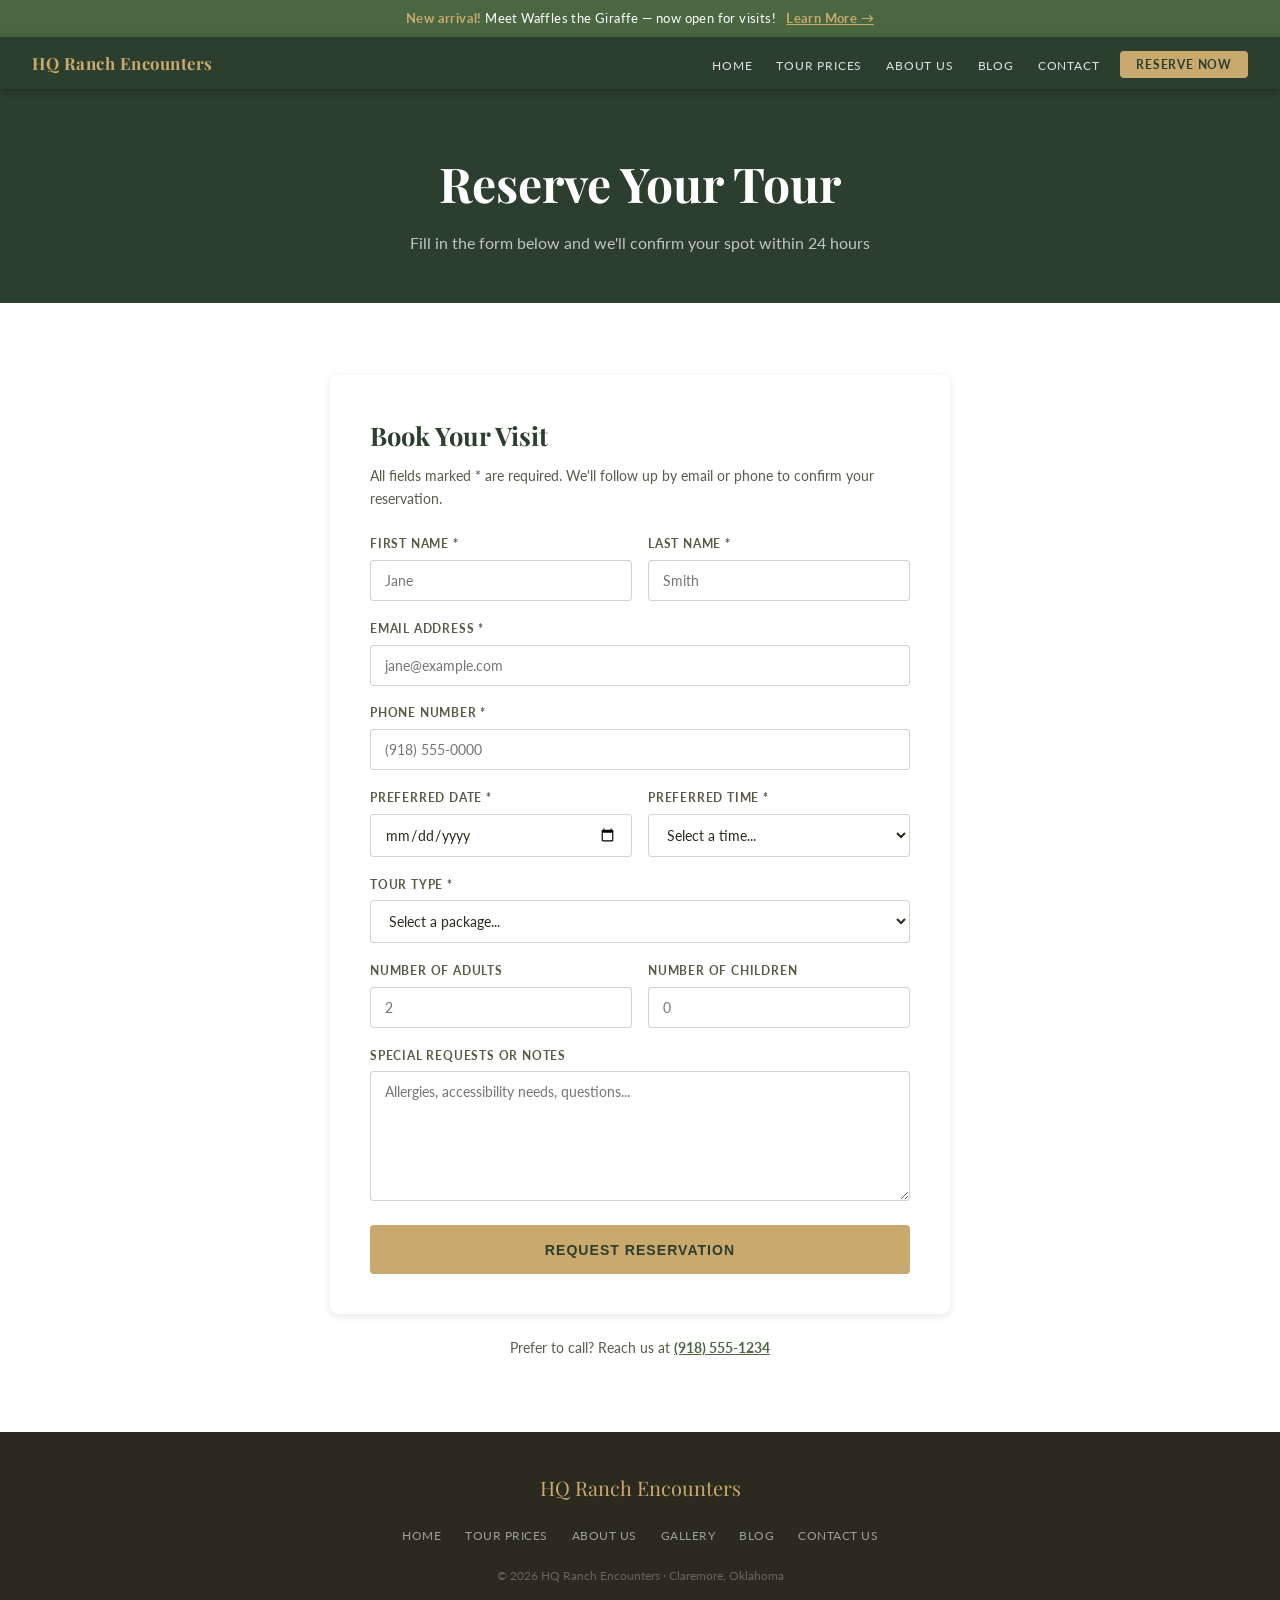
<file: book.html>
<!DOCTYPE html>
<html lang="en">
<head>
  <meta charset="UTF-8">
  <meta name="viewport" content="width=device-width, initial-scale=1.0">
  <title>Reserve a Tour – HQ Ranch Encounters</title>
  <link rel="stylesheet" href="style.css">
  <link href="https://fonts.googleapis.com/css2?family=Playfair+Display:wght@400;700&family=Lato:wght@300;400;700&display=swap" rel="stylesheet">
</head>
<body>

  <div class="announce-bar">
    <strong>New arrival!</strong> Meet Waffles the Giraffe — now open for visits! &nbsp;
    <a href="about.html">Learn More →</a>
  </div>

  <nav class="navbar" id="navbar">
    <a href="index.html" class="nav-logo">HQ Ranch Encounters</a>
    <button class="nav-toggle" id="navToggle" aria-label="Open menu">
      <span></span><span></span><span></span>
    </button>
    <ul class="nav-links" id="navLinks">
      <li><a href="index.html">Home</a></li>
      <li class="has-dropdown">
        <a href="prices.html">Tour Prices</a>
        <ul class="dropdown"><li><a href="book.html" class="active">Reserve a Time</a></li></ul>
      </li>
      <li class="has-dropdown">
        <a href="about.html">About Us</a>
        <ul class="dropdown"><li><a href="gallery.html">Gallery</a></li></ul>
      </li>
      <li><a href="blog.html">Blog</a></li>
      <li><a href="contact.html">Contact</a></li>
      <li><a href="book.html" class="nav-cta">Reserve Now</a></li>
    </ul>
  </nav>

  <div class="page-hero">
    <h1>Reserve Your Tour</h1>
    <p>Fill in the form below and we'll confirm your spot within 24 hours</p>
  </div>

  <section class="section section-white">
    <div class="section-inner">
      <div class="booking-form">
        <h2>Book Your Visit</h2>
        <p class="subtitle">All fields marked * are required. We'll follow up by email or phone to confirm your reservation.</p>

        <form id="bookingForm">

          <div class="form-row">
            <div class="form-group">
              <label for="bFirstName">First Name *</label>
              <input type="text" id="bFirstName" name="firstName" placeholder="Jane" required>
            </div>
            <div class="form-group">
              <label for="bLastName">Last Name *</label>
              <input type="text" id="bLastName" name="lastName" placeholder="Smith" required>
            </div>
          </div>

          <div class="form-group">
            <label for="bEmail">Email Address *</label>
            <input type="email" id="bEmail" name="email" placeholder="jane@example.com" required>
          </div>

          <div class="form-group">
            <label for="bPhone">Phone Number *</label>
            <input type="tel" id="bPhone" name="phone" placeholder="(918) 555-0000" required>
          </div>

          <div class="form-row">
            <div class="form-group">
              <label for="bDate">Preferred Date *</label>
              <input type="date" id="bDate" name="date" required>
            </div>
            <div class="form-group">
              <label for="bTime">Preferred Time *</label>
              <select id="bTime" name="time" required>
                <option value="">Select a time...</option>
                <option>9:00 AM</option>
                <option>10:00 AM</option>
                <option>11:00 AM</option>
                <option>1:00 PM</option>
                <option>2:00 PM</option>
                <option>3:00 PM</option>
              </select>
            </div>
          </div>

          <div class="form-group">
            <label for="bTour">Tour Type *</label>
            <select id="bTour" name="tourType" required>
              <option value="">Select a package...</option>
              <option>Individual Visit – $20/person</option>
              <option>Family Package – $65 (up to 4)</option>
              <option>Group / School (10+ guests)</option>
            </select>
          </div>

          <div class="form-row">
            <div class="form-group">
              <label for="bAdults">Number of Adults</label>
              <input type="number" id="bAdults" name="adults" min="1" max="50" placeholder="2">
            </div>
            <div class="form-group">
              <label for="bChildren">Number of Children</label>
              <input type="number" id="bChildren" name="children" min="0" max="50" placeholder="0">
            </div>
          </div>

          <div class="form-group">
            <label for="bNotes">Special Requests or Notes</label>
            <textarea id="bNotes" name="notes" placeholder="Allergies, accessibility needs, questions..."></textarea>
          </div>

          <button type="submit" class="btn btn-primary btn-lg" style="width:100%;">Request Reservation</button>
        </form>
      </div>

      <p style="text-align:center; margin-top:1.5rem; color:var(--text-mid); font-size:0.85rem;">
        Prefer to call? Reach us at <a href="tel:+19185551234" style="color:var(--mid-green); font-weight:700;">(918) 555-1234</a>
      </p>
    </div>
  </section>

  <footer class="footer">
    <div class="footer-inner">
      <div class="footer-logo">HQ Ranch Encounters</div>
      <ul class="footer-links">
        <li><a href="index.html">Home</a></li>
        <li><a href="prices.html">Tour Prices</a></li>
        <li><a href="about.html">About Us</a></li>
        <li><a href="gallery.html">Gallery</a></li>
        <li><a href="blog.html">Blog</a></li>
        <li><a href="contact.html">Contact Us</a></li>
      </ul>
      <p class="footer-copy">© 2026 HQ Ranch Encounters · Claremore, Oklahoma</p>
    </div>
  </footer>

  <script src="main.js"></script>
</body>
</html>
</file>
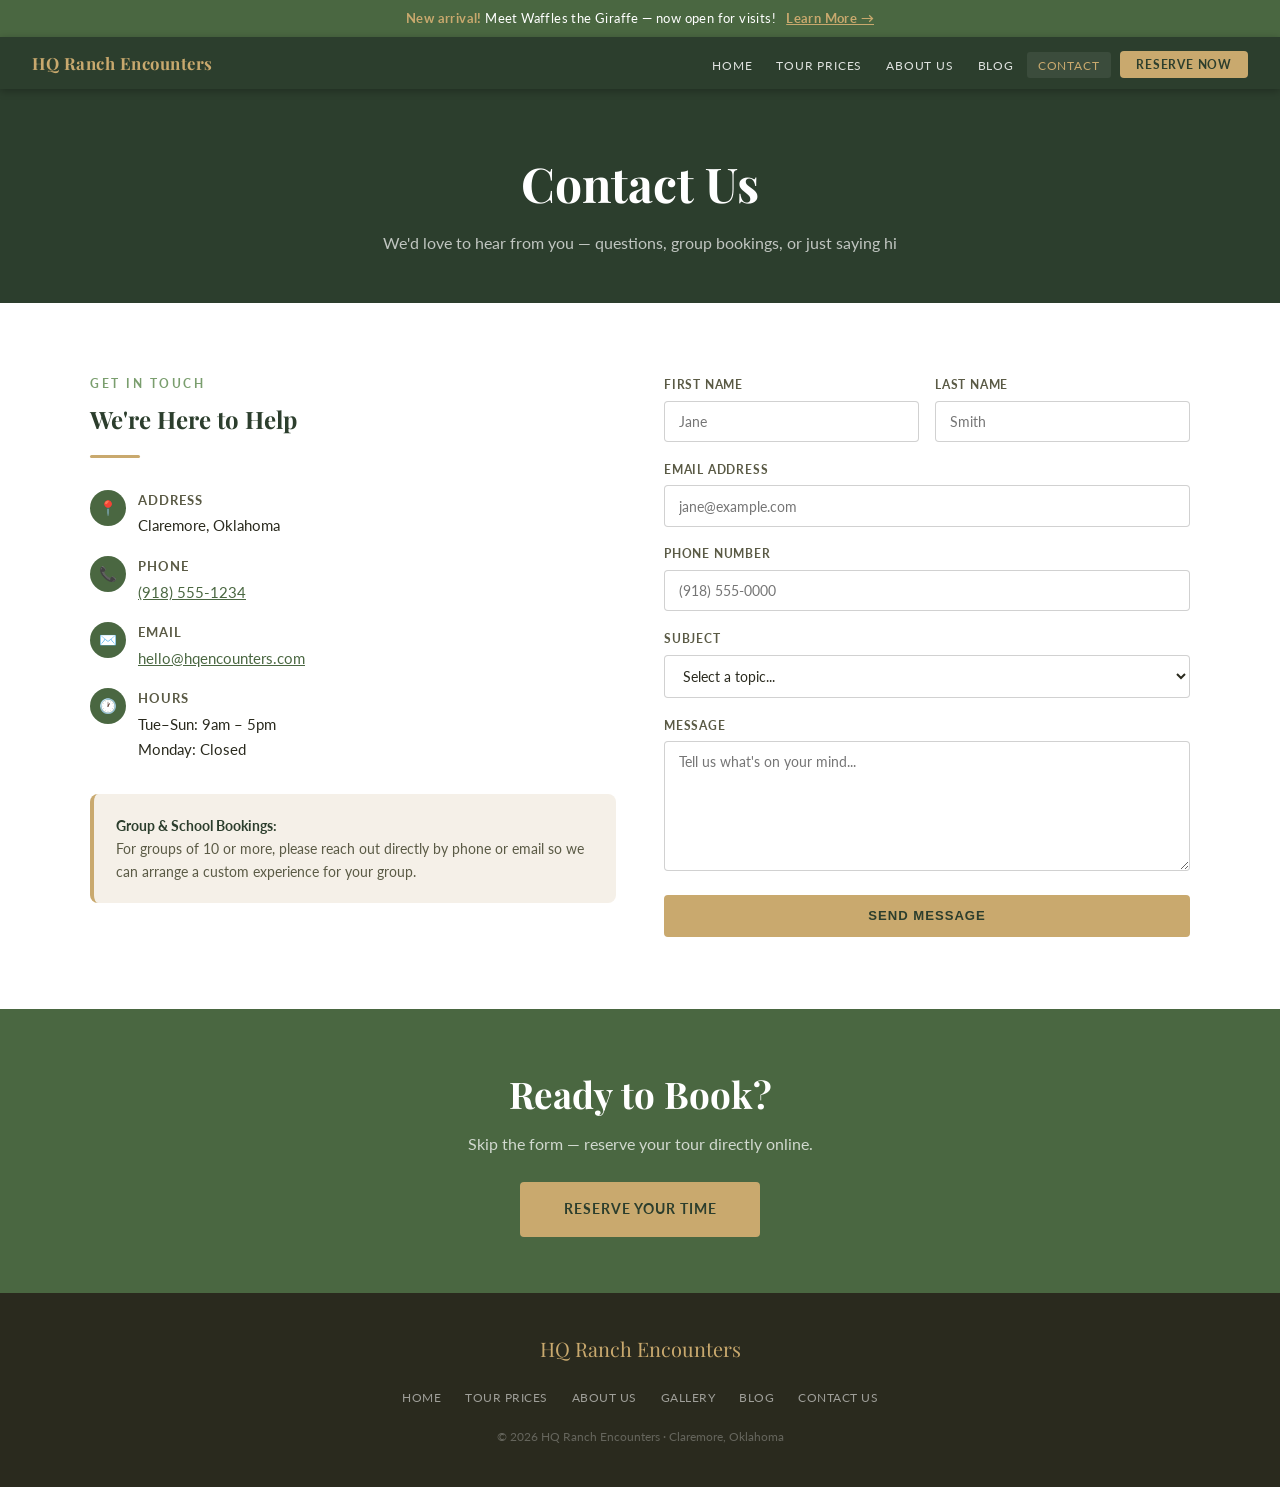
<file: contact.html>
<!DOCTYPE html>
<html lang="en">
<head>
  <meta charset="UTF-8">
  <meta name="viewport" content="width=device-width, initial-scale=1.0">
  <title>Contact Us – HQ Ranch Encounters</title>
  <link rel="stylesheet" href="style.css">
  <link href="https://fonts.googleapis.com/css2?family=Playfair+Display:wght@400;700&family=Lato:wght@300;400;700&display=swap" rel="stylesheet">
</head>
<body>

  <div class="announce-bar">
    <strong>New arrival!</strong> Meet Waffles the Giraffe — now open for visits! &nbsp;
    <a href="about.html">Learn More →</a>
  </div>

  <nav class="navbar" id="navbar">
    <a href="index.html" class="nav-logo">HQ Ranch Encounters</a>
    <button class="nav-toggle" id="navToggle" aria-label="Open menu">
      <span></span><span></span><span></span>
    </button>
    <ul class="nav-links" id="navLinks">
      <li><a href="index.html">Home</a></li>
      <li class="has-dropdown">
        <a href="prices.html">Tour Prices</a>
        <ul class="dropdown"><li><a href="book.html">Reserve a Time</a></li></ul>
      </li>
      <li class="has-dropdown">
        <a href="about.html">About Us</a>
        <ul class="dropdown"><li><a href="gallery.html">Gallery</a></li></ul>
      </li>
      <li><a href="blog.html">Blog</a></li>
      <li><a href="contact.html" class="active">Contact</a></li>
      <li><a href="book.html" class="nav-cta">Reserve Now</a></li>
    </ul>
  </nav>

  <div class="page-hero">
    <h1>Contact Us</h1>
    <p>We'd love to hear from you — questions, group bookings, or just saying hi</p>
  </div>

  <section class="section section-white">
    <div class="section-inner">
      <div class="contact-grid">

        <!-- Info panel -->
        <div class="contact-info">
          <div class="section-label">Get In Touch</div>
          <h3>We're Here to Help</h3>
          <div class="divider"></div>

          <div class="contact-detail">
            <div class="contact-icon">📍</div>
            <div class="contact-detail-text">
              <strong>Address</strong>
              <span>Claremore, Oklahoma</span>
            </div>
          </div>

          <div class="contact-detail">
            <div class="contact-icon">📞</div>
            <div class="contact-detail-text">
              <strong>Phone</strong>
              <span><a href="tel:+19185551234" style="color:var(--mid-green);">(918) 555-1234</a></span>
            </div>
          </div>

          <div class="contact-detail">
            <div class="contact-icon">✉️</div>
            <div class="contact-detail-text">
              <strong>Email</strong>
              <span><a href="mailto:hello@hqencounters.com" style="color:var(--mid-green);">hello@hqencounters.com</a></span>
            </div>
          </div>

          <div class="contact-detail">
            <div class="contact-icon">🕐</div>
            <div class="contact-detail-text">
              <strong>Hours</strong>
              <span>Tue–Sun: 9am – 5pm<br>Monday: Closed</span>
            </div>
          </div>

          <div style="margin-top: 2rem; padding: 1.25rem 1.4rem; background: var(--cream); border-radius: var(--radius); border-left: 4px solid var(--tan);">
            <p style="font-size:0.88rem; color:var(--text-mid); line-height:1.65;">
              <strong style="color:var(--dark-green);">Group & School Bookings:</strong><br>
              For groups of 10 or more, please reach out directly by phone or email so we can arrange a custom experience for your group.
            </p>
          </div>
        </div>

        <!-- Contact form -->
        <div>
          <form id="contactForm">
            <div class="form-row">
              <div class="form-group">
                <label for="firstName">First Name</label>
                <input type="text" id="firstName" name="firstName" placeholder="Jane" required>
              </div>
              <div class="form-group">
                <label for="lastName">Last Name</label>
                <input type="text" id="lastName" name="lastName" placeholder="Smith" required>
              </div>
            </div>

            <div class="form-group">
              <label for="email">Email Address</label>
              <input type="email" id="email" name="email" placeholder="jane@example.com" required>
            </div>

            <div class="form-group">
              <label for="phone">Phone Number</label>
              <input type="tel" id="phone" name="phone" placeholder="(918) 555-0000">
            </div>

            <div class="form-group">
              <label for="subject">Subject</label>
              <select id="subject" name="subject">
                <option value="">Select a topic...</option>
                <option>General Question</option>
                <option>Group / School Booking</option>
                <option>Private Event</option>
                <option>Animal Information</option>
                <option>Other</option>
              </select>
            </div>

            <div class="form-group">
              <label for="message">Message</label>
              <textarea id="message" name="message" placeholder="Tell us what's on your mind..." required></textarea>
            </div>

            <button type="submit" class="btn btn-primary" style="width:100%;">Send Message</button>
          </form>
        </div>

      </div>
    </div>
  </section>

  <section class="cta-band">
    <h2>Ready to Book?</h2>
    <p>Skip the form — reserve your tour directly online.</p>
    <a href="book.html" class="btn btn-primary btn-lg">Reserve Your Time</a>
  </section>

  <footer class="footer">
    <div class="footer-inner">
      <div class="footer-logo">HQ Ranch Encounters</div>
      <ul class="footer-links">
        <li><a href="index.html">Home</a></li>
        <li><a href="prices.html">Tour Prices</a></li>
        <li><a href="about.html">About Us</a></li>
        <li><a href="gallery.html">Gallery</a></li>
        <li><a href="blog.html">Blog</a></li>
        <li><a href="contact.html">Contact Us</a></li>
      </ul>
      <p class="footer-copy">© 2026 HQ Ranch Encounters · Claremore, Oklahoma</p>
    </div>
  </footer>

  <script src="main.js"></script>
</body>
</html>
</file>
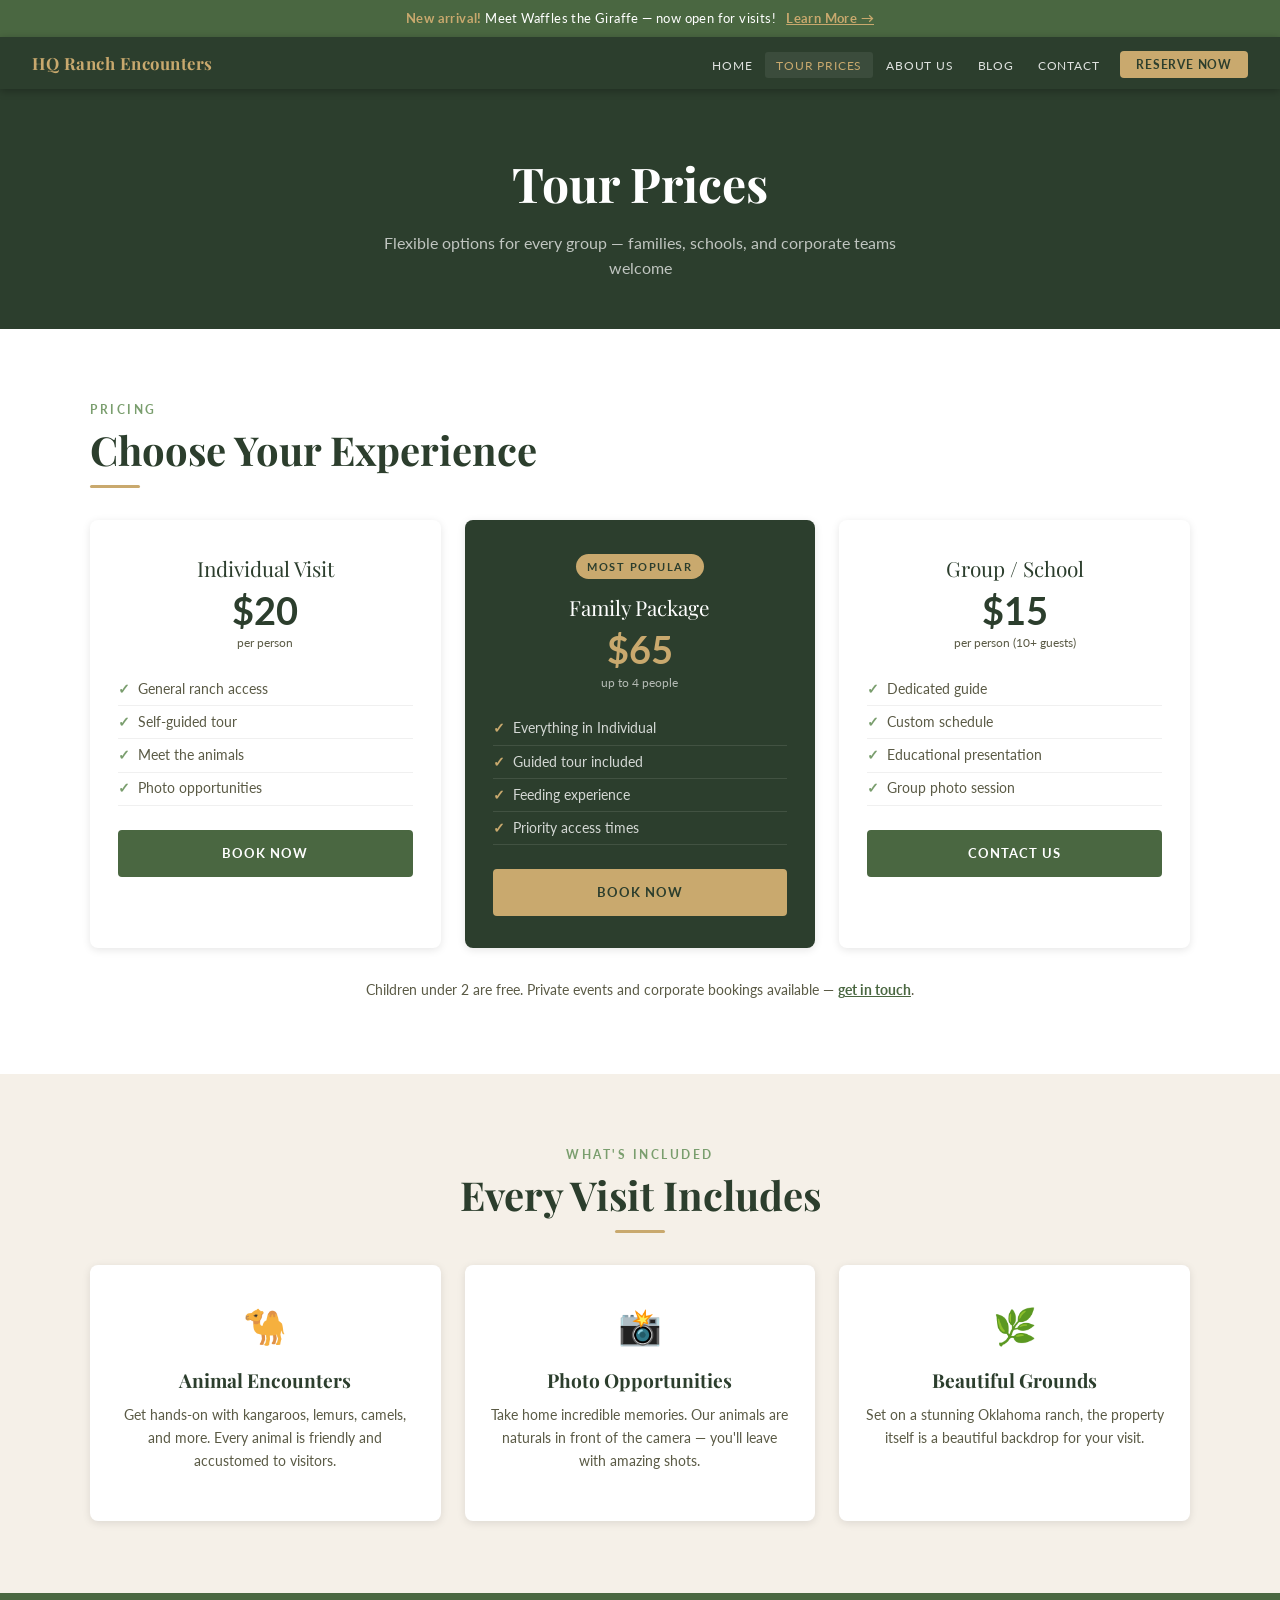
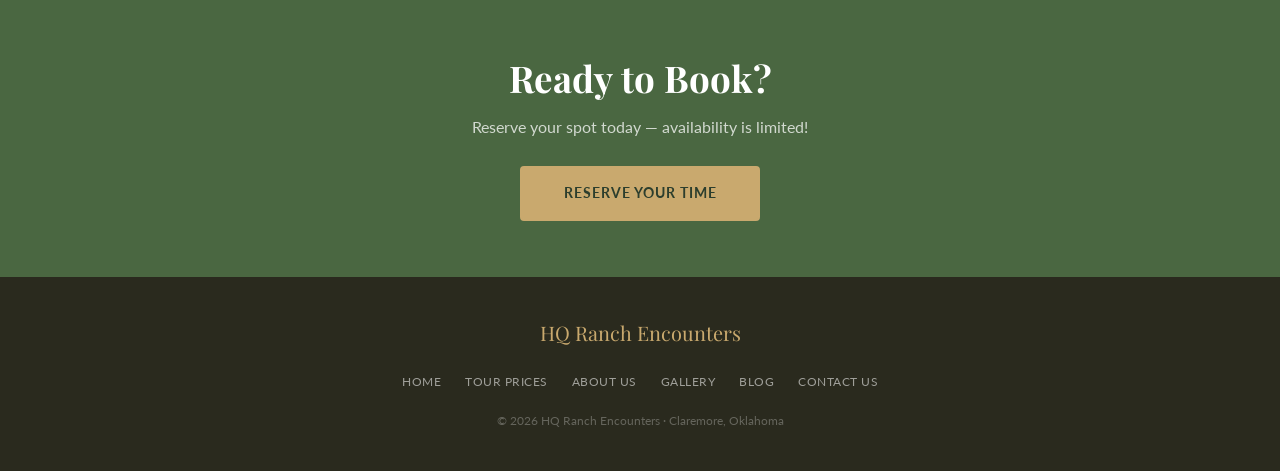
<file: prices.html>
<!DOCTYPE html>
<html lang="en">
<head>
  <meta charset="UTF-8">
  <meta name="viewport" content="width=device-width, initial-scale=1.0">
  <title>Tour Prices – HQ Ranch Encounters</title>
  <link rel="stylesheet" href="style.css">
  <link href="https://fonts.googleapis.com/css2?family=Playfair+Display:wght@400;700&family=Lato:wght@300;400;700&display=swap" rel="stylesheet">
</head>
<body>

  <div class="announce-bar">
    <strong>New arrival!</strong> Meet Waffles the Giraffe — now open for visits! &nbsp;
    <a href="about.html">Learn More →</a>
  </div>

  <nav class="navbar" id="navbar">
    <a href="index.html" class="nav-logo">HQ Ranch Encounters</a>
    <button class="nav-toggle" id="navToggle" aria-label="Open menu">
      <span></span><span></span><span></span>
    </button>
    <ul class="nav-links" id="navLinks">
      <li><a href="index.html">Home</a></li>
      <li class="has-dropdown">
        <a href="prices.html" class="active">Tour Prices</a>
        <ul class="dropdown"><li><a href="book.html">Reserve a Time</a></li></ul>
      </li>
      <li class="has-dropdown">
        <a href="about.html">About Us</a>
        <ul class="dropdown"><li><a href="gallery.html">Gallery</a></li></ul>
      </li>
      <li><a href="blog.html">Blog</a></li>
      <li><a href="contact.html">Contact</a></li>
      <li><a href="book.html" class="nav-cta">Reserve Now</a></li>
    </ul>
  </nav>

  <div class="page-hero">
    <h1>Tour Prices</h1>
    <p>Flexible options for every group — families, schools, and corporate teams welcome</p>
  </div>

  <section class="section section-white">
    <div class="section-inner">
      <div class="section-label">Pricing</div>
      <h2 class="section-title">Choose Your Experience</h2>
      <div class="divider"></div>

      <div class="pricing-grid">

        <div class="price-card">
          <div class="price-tier">Individual Visit</div>
          <div class="price-amount">$20</div>
          <div class="price-per">per person</div>
          <ul class="price-features">
            <li>General ranch access</li>
            <li>Self-guided tour</li>
            <li>Meet the animals</li>
            <li>Photo opportunities</li>
          </ul>
          <a href="book.html" class="btn btn-green" style="width:100%; text-align:center;">Book Now</a>
        </div>

        <div class="price-card featured">
          <div class="badge">Most Popular</div>
          <div class="price-tier">Family Package</div>
          <div class="price-amount">$65</div>
          <div class="price-per">up to 4 people</div>
          <ul class="price-features">
            <li>Everything in Individual</li>
            <li>Guided tour included</li>
            <li>Feeding experience</li>
            <li>Priority access times</li>
          </ul>
          <a href="book.html" class="btn btn-primary" style="width:100%; text-align:center;">Book Now</a>
        </div>

        <div class="price-card">
          <div class="price-tier">Group / School</div>
          <div class="price-amount">$15</div>
          <div class="price-per">per person (10+ guests)</div>
          <ul class="price-features">
            <li>Dedicated guide</li>
            <li>Custom schedule</li>
            <li>Educational presentation</li>
            <li>Group photo session</li>
          </ul>
          <a href="contact.html" class="btn btn-green" style="width:100%; text-align:center;">Contact Us</a>
        </div>

      </div>

      <p style="text-align:center; margin-top:2rem; color:var(--text-mid); font-size:0.85rem;">
        Children under 2 are free. Private events and corporate bookings available — <a href="contact.html" style="color:var(--mid-green); font-weight:700;">get in touch</a>.
      </p>
    </div>
  </section>

  <section class="section">
    <div class="section-inner text-center">
      <div class="section-label">What's Included</div>
      <h2 class="section-title">Every Visit Includes</h2>
      <div class="divider" style="margin: 0 auto 2rem;"></div>

      <div class="cards-grid">
        <div class="card">
          <div class="card-body" style="text-align:center; padding: 2rem 1.5rem;">
            <div style="font-size:2.2rem; margin-bottom:0.75rem;">🐪</div>
            <h3 class="card-title">Animal Encounters</h3>
            <p class="card-text">Get hands-on with kangaroos, lemurs, camels, and more. Every animal is friendly and accustomed to visitors.</p>
          </div>
        </div>
        <div class="card">
          <div class="card-body" style="text-align:center; padding: 2rem 1.5rem;">
            <div style="font-size:2.2rem; margin-bottom:0.75rem;">📸</div>
            <h3 class="card-title">Photo Opportunities</h3>
            <p class="card-text">Take home incredible memories. Our animals are naturals in front of the camera — you'll leave with amazing shots.</p>
          </div>
        </div>
        <div class="card">
          <div class="card-body" style="text-align:center; padding: 2rem 1.5rem;">
            <div style="font-size:2.2rem; margin-bottom:0.75rem;">🌿</div>
            <h3 class="card-title">Beautiful Grounds</h3>
            <p class="card-text">Set on a stunning Oklahoma ranch, the property itself is a beautiful backdrop for your visit.</p>
          </div>
        </div>
      </div>
    </div>
  </section>

  <section class="cta-band">
    <h2>Ready to Book?</h2>
    <p>Reserve your spot today — availability is limited!</p>
    <a href="book.html" class="btn btn-primary btn-lg">Reserve Your Time</a>
  </section>

  <footer class="footer">
    <div class="footer-inner">
      <div class="footer-logo">HQ Ranch Encounters</div>
      <ul class="footer-links">
        <li><a href="index.html">Home</a></li>
        <li><a href="prices.html">Tour Prices</a></li>
        <li><a href="about.html">About Us</a></li>
        <li><a href="gallery.html">Gallery</a></li>
        <li><a href="blog.html">Blog</a></li>
        <li><a href="contact.html">Contact Us</a></li>
      </ul>
      <p class="footer-copy">© 2026 HQ Ranch Encounters · Claremore, Oklahoma</p>
    </div>
  </footer>

  <script src="main.js"></script>
</body>
</html>
</file>
<file: style.css>
/* ============================================================
   HQ Ranch Encounters — style.css
   Colours, layout, components. All pages share this file.
   ============================================================ */

/* ── CSS VARIABLES ── */
:root {
  --cream:       #f5f0e8;
  --dark-green:  #2c3e2d;
  --mid-green:   #4a6741;
  --light-green: #7a9e6e;
  --warm-brown:  #8b6914;
  --tan:         #c9a96e;
  --tan-hover:   #e0b96a;
  --text-dark:   #2a2a1e;
  --text-mid:    #5a5a45;
  --white:       #ffffff;
  --shadow-sm:   0 2px 8px rgba(0,0,0,0.10);
  --shadow-md:   0 6px 20px rgba(0,0,0,0.13);
  --radius:      8px;
  --nav-h:       52px;
}

/* ── RESET ── */
*, *::before, *::after { box-sizing: border-box; margin: 0; padding: 0; }
html { scroll-behavior: smooth; }
body {
  font-family: 'Lato', sans-serif;
  background: var(--cream);
  color: var(--text-dark);
  line-height: 1.6;
}
img { display: block; max-width: 100%; }
a { color: inherit; }
ul { list-style: none; }

/* ── ANNOUNCE BAR ── */
.announce-bar {
  background: var(--mid-green);
  color: #fff;
  text-align: center;
  padding: 0.5rem 1rem;
  font-size: 0.82rem;
  letter-spacing: 0.4px;
}
.announce-bar strong { color: var(--tan); }
.announce-bar a {
  color: var(--tan);
  text-decoration: underline;
  font-weight: 700;
}

/* ── NAVBAR ── */
.navbar {
  background: var(--dark-green);
  height: var(--nav-h);
  padding: 0 2rem;
  display: flex;
  align-items: center;
  justify-content: space-between;
  position: sticky;
  top: 0;
  z-index: 200;
  box-shadow: 0 2px 8px rgba(0,0,0,0.28);
}

.nav-logo {
  font-family: 'Playfair Display', serif;
  color: var(--tan);
  font-size: 1.05rem;
  font-weight: 700;
  letter-spacing: 0.5px;
  text-decoration: none;
  white-space: nowrap;
  flex-shrink: 0;
}

.nav-links {
  display: flex;
  align-items: center;
  gap: 0.1rem;
}

.nav-links li { position: relative; }

.nav-links a {
  color: rgba(255,255,255,0.85);
  text-decoration: none;
  font-size: 0.78rem;
  font-weight: 400;
  letter-spacing: 0.8px;
  text-transform: uppercase;
  padding: 0.35rem 0.7rem;
  border-radius: 3px;
  transition: color 0.2s, background 0.2s;
  white-space: nowrap;
}

.nav-links a:hover,
.nav-links a.active {
  color: var(--tan);
  background: rgba(255,255,255,0.07);
}

/* Reserve Now CTA button in nav */
.nav-cta {
  background: var(--tan) !important;
  color: var(--dark-green) !important;
  font-weight: 700 !important;
  border-radius: 4px !important;
  padding: 0.38rem 1rem !important;
  margin-left: 0.5rem;
}
.nav-cta:hover {
  background: var(--tan-hover) !important;
}

/* Dropdown menus */
.dropdown {
  display: none;
  position: absolute;
  top: calc(100% + 4px);
  left: 0;
  background: var(--dark-green);
  border: 1px solid rgba(255,255,255,0.1);
  border-radius: 4px;
  min-width: 160px;
  box-shadow: var(--shadow-md);
  z-index: 300;
}
.dropdown li a {
  display: block;
  padding: 0.55rem 1rem !important;
  border-radius: 0 !important;
}
.has-dropdown:hover .dropdown { display: block; }

/* Mobile hamburger (hidden on desktop) */
.nav-toggle {
  display: none;
  flex-direction: column;
  gap: 5px;
  background: none;
  border: none;
  cursor: pointer;
  padding: 4px;
}
.nav-toggle span {
  display: block;
  width: 22px;
  height: 2px;
  background: var(--tan);
  border-radius: 2px;
  transition: all 0.25s;
}

/* ── BUTTONS ── */
.btn {
  display: inline-block;
  padding: 0.7rem 2rem;
  border-radius: 4px;
  text-decoration: none;
  font-weight: 700;
  font-size: 0.82rem;
  letter-spacing: 1px;
  text-transform: uppercase;
  transition: background 0.2s, color 0.2s, border-color 0.2s;
  cursor: pointer;
  border: 2px solid transparent;
}
.btn-primary {
  background: var(--tan);
  color: var(--dark-green);
  border-color: var(--tan);
}
.btn-primary:hover {
  background: var(--tan-hover);
  border-color: var(--tan-hover);
}
.btn-outline {
  background: transparent;
  color: #fff;
  border-color: rgba(255,255,255,0.65);
}
.btn-outline:hover { background: rgba(255,255,255,0.12); }
.btn-green {
  background: var(--mid-green);
  color: #fff;
  border-color: var(--mid-green);
}
.btn-green:hover { background: var(--dark-green); border-color: var(--dark-green); }
.btn-lg { padding: 0.9rem 2.6rem; font-size: 0.88rem; }

/* ── HERO ── */
.hero {
  position: relative;
  height: calc(100vh - var(--nav-h));
  height: calc(100dvh - var(--nav-h));
  min-height: calc(100vh - var(--nav-h));
  background:
    url('https://hqencounters.com/wp-content/uploads/2024/02/HQ-Farm-Sept-23-11-1024x683.jpeg')
    center / cover no-repeat;
  display: flex;
  align-items: center;
  justify-content: center;
  text-align: center;
  padding: 4rem 2rem 5rem;
}
.hero-overlay {
  position: absolute;
  inset: 0;
  background: linear-gradient(to bottom, rgba(28,40,26,0.65), rgba(28,40,26,0.38));
}
.hero-content {
  position: relative;
  z-index: 1;
  max-width: 620px;
}
.hero-eyebrow {
  display: block;
  font-size: 0.75rem;
  letter-spacing: 3px;
  text-transform: uppercase;
  color: var(--tan);
  margin-bottom: 0.75rem;
  font-weight: 700;
}
.hero-content h1 {
  font-family: 'Playfair Display', serif;
  font-size: clamp(2.4rem, 5.5vw, 4rem);
  color: #fff;
  line-height: 1.12;
  text-shadow: 0 2px 14px rgba(0,0,0,0.45);
  margin-bottom: 1rem;
}
.hero-content p {
  color: rgba(255,255,255,0.88);
  font-size: 1.05rem;
  font-weight: 300;
  line-height: 1.65;
  margin-bottom: 2rem;
}
.hero-btns { display: flex; gap: 0.75rem; justify-content: center; flex-wrap: wrap; }

.hero-scroll {
  position: absolute;
  bottom: 1.5rem;
  left: 50%;
  transform: translateX(-50%);
  color: rgba(255,255,255,0.6);
  font-size: 0.75rem;
  letter-spacing: 1.5px;
  text-transform: uppercase;
  text-decoration: none;
  z-index: 1;
  transition: color 0.2s;
}
.hero-scroll:hover { color: var(--tan); }

/* ── PAGE HERO (interior pages) ── */
.page-hero {
  background: var(--dark-green);
  padding: 3.5rem 2rem 3rem;
  text-align: center;
}
.page-hero h1 {
  font-family: 'Playfair Display', serif;
  color: #fff;
  font-size: clamp(1.8rem, 4vw, 3rem);
  margin-bottom: 0.5rem;
}
.page-hero p {
  color: rgba(255,255,255,0.7);
  font-size: 1rem;
  max-width: 520px;
  margin: 0 auto;
}

/* ── SECTION WRAPPERS ── */
.section { padding: 4.5rem 2rem; }
.section-inner { max-width: 1100px; margin: 0 auto; }
.section-dark { background: var(--dark-green); }
.section-white { background: var(--white); }

.section-label {
  font-size: 0.72rem;
  letter-spacing: 2.5px;
  text-transform: uppercase;
  color: var(--light-green);
  font-weight: 700;
  margin-bottom: 0.4rem;
}
.section-dark .section-label { color: var(--tan); }

.section-title {
  font-family: 'Playfair Display', serif;
  font-size: clamp(1.6rem, 3.5vw, 2.5rem);
  color: var(--dark-green);
  line-height: 1.18;
  margin-bottom: 0.75rem;
}
.section-dark .section-title { color: var(--cream); }

.divider {
  width: 50px;
  height: 3px;
  background: var(--tan);
  border-radius: 2px;
  margin-bottom: 2rem;
}

.center-btn { text-align: center; margin-top: 2rem; }

/* ── CARDS ── */
.cards-grid {
  display: grid;
  grid-template-columns: repeat(auto-fit, minmax(280px, 1fr));
  gap: 1.5rem;
}
.card {
  background: var(--white);
  border-radius: var(--radius);
  overflow: hidden;
  box-shadow: var(--shadow-sm);
  transition: transform 0.22s, box-shadow 0.22s;
}
.card:hover {
  transform: translateY(-5px);
  box-shadow: var(--shadow-md);
}
.card-img {
  width: 100%;
  height: 210px;
  object-fit: cover;
}
.card-body { padding: 1.25rem 1.4rem 1.6rem; }
.card-tag {
  font-size: 0.68rem;
  letter-spacing: 2px;
  text-transform: uppercase;
  color: var(--light-green);
  font-weight: 700;
  margin-bottom: 0.35rem;
}
.card-title {
  font-family: 'Playfair Display', serif;
  font-size: 1.2rem;
  color: var(--dark-green);
  margin-bottom: 0.5rem;
}
.card-text {
  font-size: 0.88rem;
  color: var(--text-mid);
  line-height: 1.62;
  margin-bottom: 1rem;
}
.card-link {
  font-size: 0.78rem;
  font-weight: 700;
  color: var(--mid-green);
  text-decoration: none;
  letter-spacing: 0.8px;
  text-transform: uppercase;
  border-bottom: 2px solid var(--tan);
  padding-bottom: 1px;
  transition: color 0.2s;
}
.card-link:hover { color: var(--warm-brown); }

/* ── GALLERY GRID ── */
.gallery-grid {
  display: grid;
  grid-template-columns: repeat(3, 1fr);
  gap: 0.75rem;
  margin-top: 0.5rem;
}
.gallery-grid img {
  width: 100%;
  height: 210px;
  object-fit: cover;
  border-radius: 6px;
  transition: opacity 0.2s, transform 0.25s;
  cursor: pointer;
}
.gallery-grid img:hover { opacity: 0.85; transform: scale(1.02); }

/* ── TESTIMONIALS ── */
.testi-grid {
  display: grid;
  grid-template-columns: repeat(auto-fit, minmax(240px, 1fr));
  gap: 1.5rem;
  margin-top: 0.5rem;
}
.testi-card {
  background: var(--cream);
  border-radius: var(--radius);
  padding: 1.4rem 1.5rem;
  border-left: 4px solid var(--tan);
}
.testi-quote {
  font-family: 'Playfair Display', serif;
  font-size: 3rem;
  color: var(--tan);
  line-height: 0.8;
  margin-bottom: 0.5rem;
}
.testi-text {
  font-size: 0.92rem;
  color: var(--text-mid);
  line-height: 1.62;
  margin-bottom: 0.75rem;
  font-style: italic;
}
.testi-name {
  font-size: 0.78rem;
  font-weight: 700;
  color: var(--mid-green);
  letter-spacing: 0.5px;
  text-transform: uppercase;
}

/* ── CTA BAND ── */
.cta-band {
  background: var(--mid-green);
  text-align: center;
  padding: 3.5rem 2rem;
}
.cta-band h2 {
  font-family: 'Playfair Display', serif;
  font-size: clamp(1.5rem, 3vw, 2.3rem);
  color: #fff;
  margin-bottom: 0.5rem;
}
.cta-band p {
  color: rgba(255,255,255,0.75);
  margin-bottom: 1.6rem;
  font-size: 0.97rem;
}

/* ── PRICING TABLE ── */
.pricing-grid {
  display: grid;
  grid-template-columns: repeat(auto-fit, minmax(260px, 1fr));
  gap: 1.5rem;
  margin-top: 0.5rem;
}
.price-card {
  background: var(--white);
  border-radius: var(--radius);
  padding: 2rem 1.75rem;
  box-shadow: var(--shadow-sm);
  text-align: center;
  transition: transform 0.2s, box-shadow 0.2s;
}
.price-card:hover { transform: translateY(-4px); box-shadow: var(--shadow-md); }
.price-card.featured {
  background: var(--dark-green);
  color: #fff;
}
.price-card .badge {
  display: inline-block;
  background: var(--tan);
  color: var(--dark-green);
  font-size: 0.68rem;
  font-weight: 700;
  letter-spacing: 1.5px;
  text-transform: uppercase;
  padding: 0.25rem 0.7rem;
  border-radius: 20px;
  margin-bottom: 0.75rem;
}
.price-tier {
  font-family: 'Playfair Display', serif;
  font-size: 1.3rem;
  color: var(--dark-green);
  margin-bottom: 0.35rem;
}
.price-card.featured .price-tier { color: #fff; }
.price-amount {
  font-size: 2.4rem;
  font-weight: 700;
  color: var(--dark-green);
  line-height: 1;
  margin-bottom: 0.25rem;
}
.price-card.featured .price-amount { color: var(--tan); }
.price-per {
  font-size: 0.78rem;
  color: var(--text-mid);
  margin-bottom: 1.25rem;
}
.price-card.featured .price-per { color: rgba(255,255,255,0.65); }
.price-features {
  text-align: left;
  margin-bottom: 1.5rem;
}
.price-features li {
  font-size: 0.88rem;
  color: var(--text-mid);
  padding: 0.3rem 0;
  border-bottom: 1px solid rgba(0,0,0,0.06);
  display: flex;
  align-items: center;
  gap: 0.5rem;
}
.price-card.featured .price-features li { color: rgba(255,255,255,0.8); border-color: rgba(255,255,255,0.1); }
.price-features li::before {
  content: '✓';
  color: var(--light-green);
  font-weight: 700;
  flex-shrink: 0;
}
.price-card.featured .price-features li::before { color: var(--tan); }

/* ── CONTACT FORM ── */
.contact-grid {
  display: grid;
  grid-template-columns: 1fr 1fr;
  gap: 3rem;
  align-items: start;
}
.contact-info h3 {
  font-family: 'Playfair Display', serif;
  font-size: 1.5rem;
  color: var(--dark-green);
  margin-bottom: 1rem;
}
.contact-detail {
  display: flex;
  gap: 0.75rem;
  align-items: flex-start;
  margin-bottom: 1.1rem;
}
.contact-icon {
  width: 36px;
  height: 36px;
  background: var(--mid-green);
  border-radius: 50%;
  display: flex;
  align-items: center;
  justify-content: center;
  flex-shrink: 0;
  font-size: 0.9rem;
}
.contact-detail-text strong {
  display: block;
  font-size: 0.8rem;
  letter-spacing: 1px;
  text-transform: uppercase;
  color: var(--text-mid);
  margin-bottom: 0.15rem;
}
.contact-detail-text span {
  font-size: 0.92rem;
  color: var(--text-dark);
}
.form-group { margin-bottom: 1.1rem; }
.form-group label {
  display: block;
  font-size: 0.78rem;
  font-weight: 700;
  letter-spacing: 0.8px;
  text-transform: uppercase;
  color: var(--text-mid);
  margin-bottom: 0.35rem;
}
.form-group input,
.form-group textarea,
.form-group select {
  width: 100%;
  padding: 0.7rem 0.9rem;
  border: 1px solid rgba(0,0,0,0.18);
  border-radius: 4px;
  font-family: 'Lato', sans-serif;
  font-size: 0.9rem;
  color: var(--text-dark);
  background: var(--white);
  transition: border-color 0.2s;
}
.form-group input:focus,
.form-group textarea:focus,
.form-group select:focus {
  outline: none;
  border-color: var(--mid-green);
  box-shadow: 0 0 0 3px rgba(74,103,65,0.12);
}
.form-group textarea { min-height: 130px; resize: vertical; }

/* ── BOOKING FORM ── */
.booking-form {
  background: var(--white);
  border-radius: var(--radius);
  padding: 2.5rem;
  box-shadow: var(--shadow-sm);
  max-width: 620px;
  margin: 0 auto;
}
.booking-form h2 {
  font-family: 'Playfair Display', serif;
  font-size: 1.6rem;
  color: var(--dark-green);
  margin-bottom: 0.5rem;
}
.booking-form p.subtitle {
  color: var(--text-mid);
  font-size: 0.9rem;
  margin-bottom: 1.5rem;
}
.form-row {
  display: grid;
  grid-template-columns: 1fr 1fr;
  gap: 1rem;
}

/* ── ABOUT PAGE ── */
.about-intro {
  display: grid;
  grid-template-columns: 1fr 1fr;
  gap: 3rem;
  align-items: center;
}
.about-intro img {
  width: 100%;
  border-radius: var(--radius);
  box-shadow: var(--shadow-md);
}
.about-intro h2 {
  font-family: 'Playfair Display', serif;
  font-size: clamp(1.5rem, 3vw, 2.2rem);
  color: var(--dark-green);
  margin-bottom: 1rem;
}
.about-intro p {
  color: var(--text-mid);
  font-size: 0.95rem;
  line-height: 1.7;
  margin-bottom: 1rem;
}

/* Animal roster */
.animal-grid {
  display: grid;
  grid-template-columns: repeat(auto-fill, minmax(180px, 1fr));
  gap: 1.25rem;
}
.animal-card {
  background: var(--white);
  border-radius: var(--radius);
  overflow: hidden;
  text-align: center;
  box-shadow: var(--shadow-sm);
  transition: transform 0.2s;
}
.animal-card:hover { transform: translateY(-4px); }
.animal-card img {
  width: 100%;
  height: 150px;
  object-fit: cover;
}
.animal-card p {
  font-family: 'Playfair Display', serif;
  font-size: 0.95rem;
  color: var(--dark-green);
  padding: 0.65rem 0.5rem 0.75rem;
}

/* ── BLOG ── */
.blog-grid {
  display: grid;
  grid-template-columns: repeat(auto-fit, minmax(300px, 1fr));
  gap: 1.75rem;
}
.blog-card {
  background: var(--white);
  border-radius: var(--radius);
  overflow: hidden;
  box-shadow: var(--shadow-sm);
}
.blog-card img {
  width: 100%;
  height: 200px;
  object-fit: cover;
}
.blog-body { padding: 1.25rem 1.4rem 1.5rem; }
.blog-meta {
  font-size: 0.72rem;
  letter-spacing: 1px;
  text-transform: uppercase;
  color: var(--light-green);
  font-weight: 700;
  margin-bottom: 0.4rem;
}
.blog-title {
  font-family: 'Playfair Display', serif;
  font-size: 1.15rem;
  color: var(--dark-green);
  margin-bottom: 0.5rem;
  line-height: 1.3;
}
.blog-excerpt {
  font-size: 0.87rem;
  color: var(--text-mid);
  line-height: 1.6;
  margin-bottom: 1rem;
}

/* ── LIGHTBOX ── */
.lightbox {
  display: none;
  position: fixed;
  inset: 0;
  background: rgba(0,0,0,0.88);
  z-index: 999;
  align-items: center;
  justify-content: center;
}
.lightbox.active { display: flex; }
.lightbox img {
  max-width: 90vw;
  max-height: 85vh;
  border-radius: 4px;
  box-shadow: 0 8px 40px rgba(0,0,0,0.6);
}
.lightbox-close {
  position: fixed;
  top: 1.25rem;
  right: 1.5rem;
  color: #fff;
  font-size: 2rem;
  cursor: pointer;
  background: none;
  border: none;
  line-height: 1;
}

/* ── FOOTER ── */
.footer {
  background: var(--text-dark);
  padding: 2.5rem 2rem;
}
.footer-inner { max-width: 1100px; margin: 0 auto; text-align: center; }
.footer-logo {
  font-family: 'Playfair Display', serif;
  color: var(--tan);
  font-size: 1.25rem;
  margin-bottom: 1.1rem;
}
.footer-links {
  display: flex;
  justify-content: center;
  flex-wrap: wrap;
  gap: 0.2rem 1.5rem;
  margin-bottom: 1.25rem;
}
.footer-links a {
  color: rgba(255,255,255,0.55);
  text-decoration: none;
  font-size: 0.78rem;
  letter-spacing: 0.5px;
  text-transform: uppercase;
  transition: color 0.2s;
}
.footer-links a:hover { color: var(--tan); }
.footer-copy {
  color: rgba(255,255,255,0.28);
  font-size: 0.72rem;
}

/* ── UTILITY ── */
.text-center { text-align: center; }
.mt-1 { margin-top: 1rem; }
.mt-2 { margin-top: 2rem; }
.mb-1 { margin-bottom: 1rem; }

/* ── RESPONSIVE ── */
@media (max-width: 900px) {
  .contact-grid { grid-template-columns: 1fr; gap: 2rem; }
  .about-intro  { grid-template-columns: 1fr; }
  .gallery-grid { grid-template-columns: repeat(2, 1fr); }
  .form-row     { grid-template-columns: 1fr; }
}

@media (max-width: 700px) {
  /* Hamburger nav */
  .nav-toggle { display: flex; }
  .nav-links {
    display: none;
    position: absolute;
    top: var(--nav-h);
    left: 0;
    right: 0;
    background: var(--dark-green);
    flex-direction: column;
    align-items: stretch;
    padding: 0.75rem 0 1rem;
    box-shadow: 0 6px 16px rgba(0,0,0,0.3);
    gap: 0;
  }
  .nav-links.open { display: flex; }
  .nav-links li { width: 100%; }
  .nav-links a {
    display: block;
    padding: 0.65rem 1.5rem !important;
    border-radius: 0 !important;
    font-size: 0.85rem;
  }
  .nav-cta { margin: 0.5rem 1.5rem 0 !important; text-align: center; }
  .dropdown {
    position: static;
    box-shadow: none;
    border: none;
    border-left: 3px solid var(--tan);
    margin-left: 1.5rem;
    background: rgba(255,255,255,0.05);
    display: block;
  }
  .has-dropdown:hover .dropdown { display: block; }

  .gallery-grid { grid-template-columns: 1fr; }
  .hero {
    height: calc(100vh - var(--nav-h));
    height: calc(100dvh - var(--nav-h));
    min-height: calc(100vh - var(--nav-h));
  }
  .section { padding: 3rem 1.25rem; }
  .booking-form { padding: 1.75rem 1.25rem; }
}
</file>
